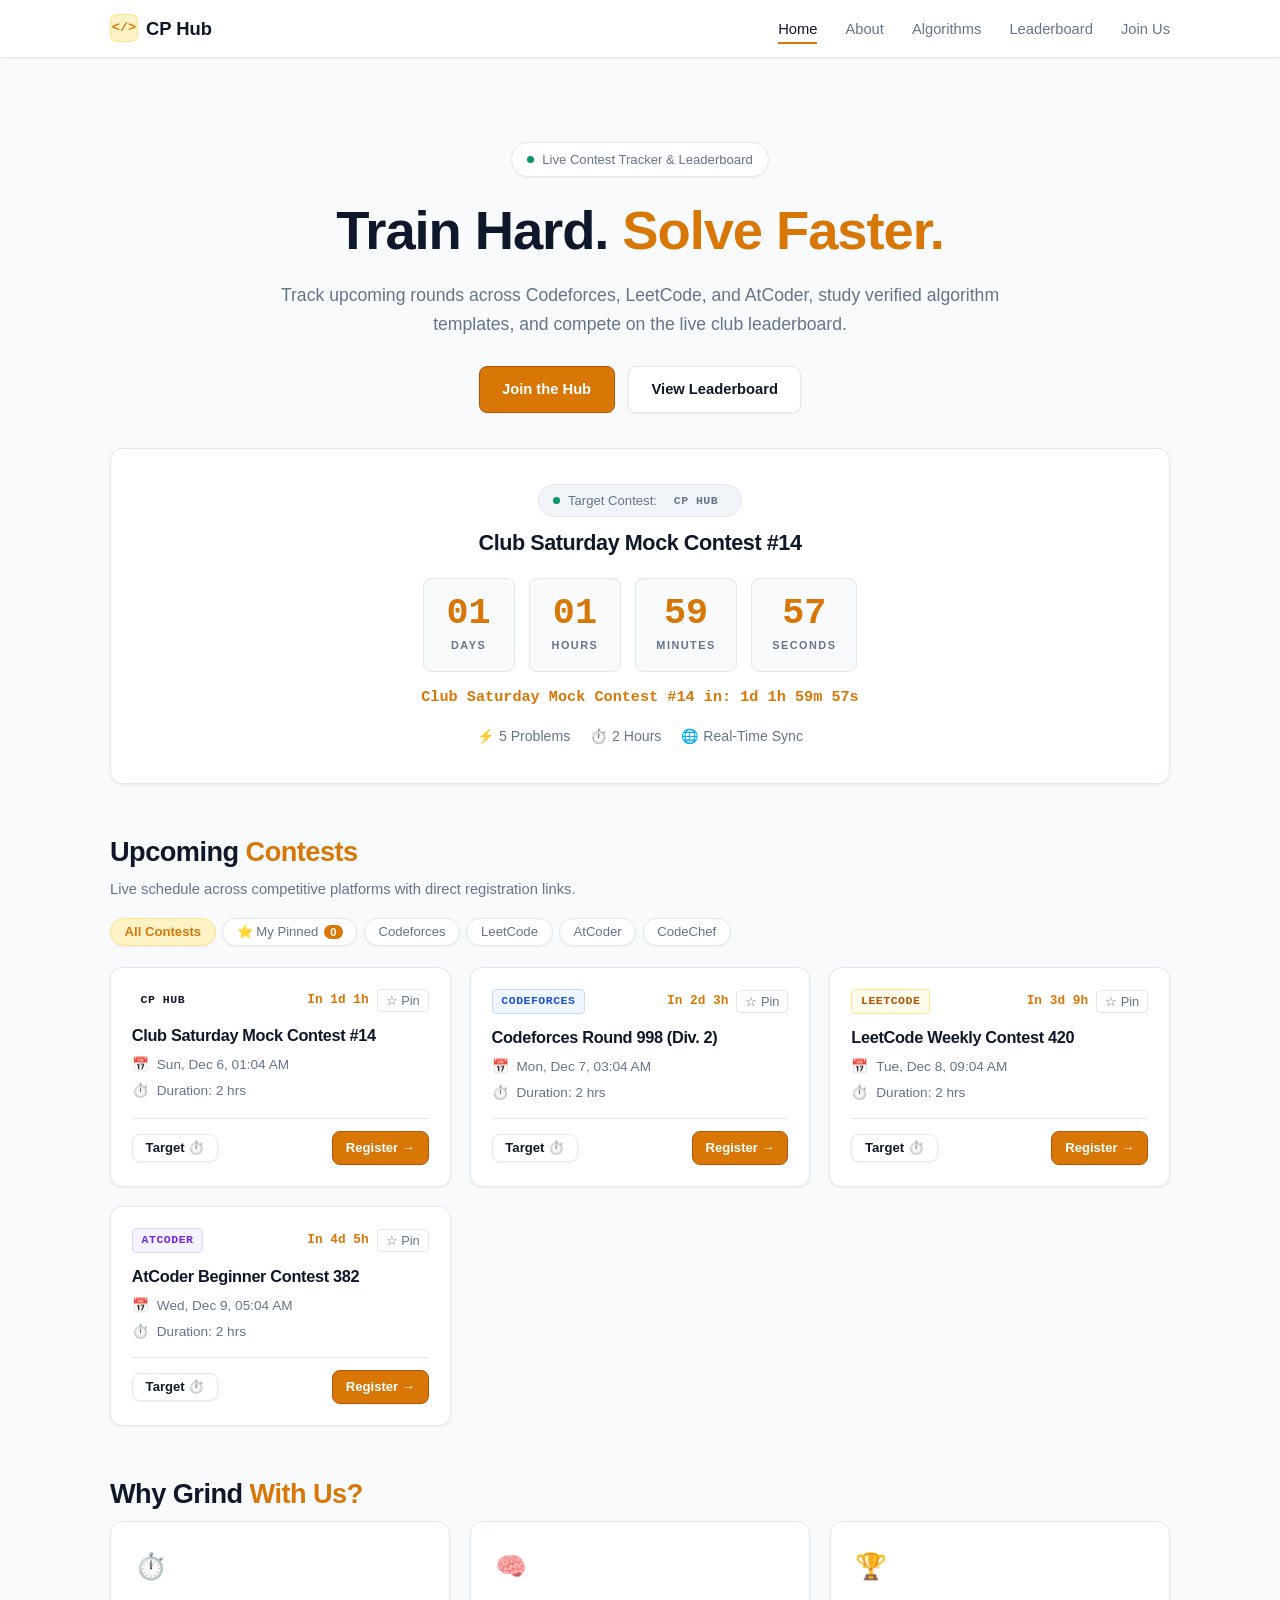
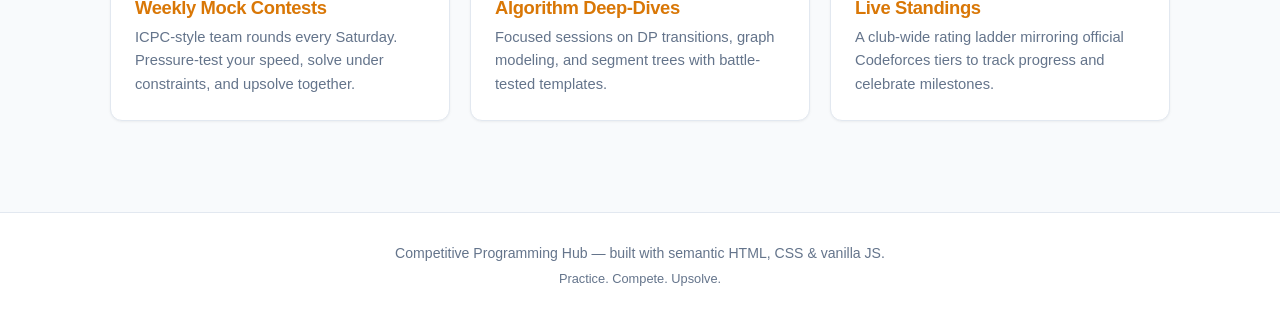
<file: index.html>
<!DOCTYPE html>

<html lang="en">
<head>
  <meta charset="UTF-8">
  <meta name="viewport" content="width=device-width, initial-scale=1.0">
  <title>Home | Competitive Programming Hub</title>
  <link rel="stylesheet" href="css/styles.css">
</head>
<body>

  
  <header>
    <nav class="navbar" aria-label="Main navigation">
      <a href="index.html" class="logo">
        <span class="logo-icon">&lt;/&gt;</span>
        <span>CP Hub</span>
      </a>

      <button class="hamburger" aria-label="Toggle navigation menu" aria-expanded="false">
        <span></span><span></span><span></span>
      </button>

      <ul class="nav-links">
        <li><a href="index.html" class="active">Home</a></li>
        <li><a href="about.html">About</a></li>
        <li><a href="algorithms.html">Algorithms</a></li>
        <li><a href="leaderboard.html">Leaderboard</a></li>
        <li><a href="join.html">Join Us</a></li>
      </ul>
    </nav>
  </header>

  
  <main>
    
    <section class="hero">
      <div class="hero-badge">
        <span class="pulse-dot"></span>
        <span>Live Contest Tracker &amp; Leaderboard</span>
      </div>

      <h1>Train Hard. <span class="accent">Solve Faster.</span></h1>
      <p class="subtitle">
        Track upcoming rounds across Codeforces, LeetCode, and AtCoder, study verified algorithm templates, and compete on the live club leaderboard.
      </p>

      <div class="hero-actions">
        <a href="join.html" class="btn btn-primary">Join the Hub</a>
        <a href="leaderboard.html" class="btn btn-outline">View Leaderboard</a>
      </div>
    </section>

    
    <section class="countdown-section" aria-label="Next upcoming contest countdown">
      <div class="countdown-panel">
        <div class="target-badge">
          <span class="pulse-dot"></span>
          <span>Target Contest:</span>
          <span class="platform-badge badge-codeforces" id="target-contest-platform">Codeforces</span>
        </div>

        <h2 class="contest-title-active" id="target-contest-name">Next Upcoming Contest</h2>

        <!-- Four-box precision countdown: Days, Hours, Minutes, Seconds -->
        <div class="countdown">
          <div class="count-box">
            <span class="value" id="count-days">00</span>
            <span class="label">Days</span>
          </div>
          <div class="count-box">
            <span class="value" id="count-hours">00</span>
            <span class="label">Hours</span>
          </div>
          <div class="count-box">
            <span class="value" id="count-minutes">00</span>
            <span class="label">Minutes</span>
          </div>
          <div class="count-box">
            <span class="value" id="count-seconds">00</span>
            <span class="label">Seconds</span>
          </div>
        </div>

        <div id="timerDisplay" style="font-family: var(--font-mono); color: var(--accent-orange); margin-top: 0.6rem; font-size: 0.95rem; font-weight: 600;">
          Connecting to live contest schedule...
        </div>

        <div class="timer-detail-bar">
          <span>⚡ 5 Problems</span>
          <span>⏱️ 2 Hours</span>
          <span>🌐 Real-Time Sync</span>
        </div>
      </div>
    </section>

    
    <section class="kontest-radar-section" aria-label="Realtime contest schedule">
      <div class="section-header-row">
        <div>
          <h2>Upcoming <span class="accent">Contests</span></h2>
          <p style="color: var(--text-muted); font-size: 0.92rem;">
            Live schedule across competitive platforms with direct registration links.
          </p>
        </div>

        <!-- Filter pills -->
        <div class="filter-pills">
          <button class="filter-btn active" data-platform="ALL">All Contests</button>
          <button class="filter-btn" data-platform="MY_PINNED">
            ⭐ My Pinned <span id="pinned-count-badge" class="filter-badge">0</span>
          </button>
          <button class="filter-btn" data-platform="Codeforces">Codeforces</button>
          <button class="filter-btn" data-platform="LeetCode">LeetCode</button>
          <button class="filter-btn" data-platform="AtCoder">AtCoder</button>
          <button class="filter-btn" data-platform="CodeChef">CodeChef</button>
        </div>
      </div>

      <div class="contest-grid" id="contestRadarGrid">
        <!-- Javascript populates live contest cards here -->
      </div>
    </section>

    
    <section aria-label="Why join">
      <h2>Why Grind <span class="accent">With Us?</span></h2>
      <div class="grid">
        <article class="card">
          <div class="icon">⏱️</div>
          <h3>Weekly Mock Contests</h3>
          <p>ICPC-style team rounds every Saturday. Pressure-test your speed, solve under constraints, and upsolve together.</p>
        </article>
        <article class="card">
          <div class="icon">🧠</div>
          <h3>Algorithm Deep-Dives</h3>
          <p>Focused sessions on DP transitions, graph modeling, and segment trees with battle-tested templates.</p>
        </article>
        <article class="card">
          <div class="icon">🏆</div>
          <h3>Live Standings</h3>
          <p>A club-wide rating ladder mirroring official Codeforces tiers to track progress and celebrate milestones.</p>
        </article>
      </div>
    </section>

  </main>

  
  <footer>
    <p>Competitive Programming Hub — built with semantic HTML, CSS &amp; vanilla JS.</p>
    <p style="color: var(--text-muted); font-size: 0.8rem;">Practice. Compete. Upsolve.</p>
  </footer>

  <script src="js/script.js"></script>
</body>
</html>
</file>
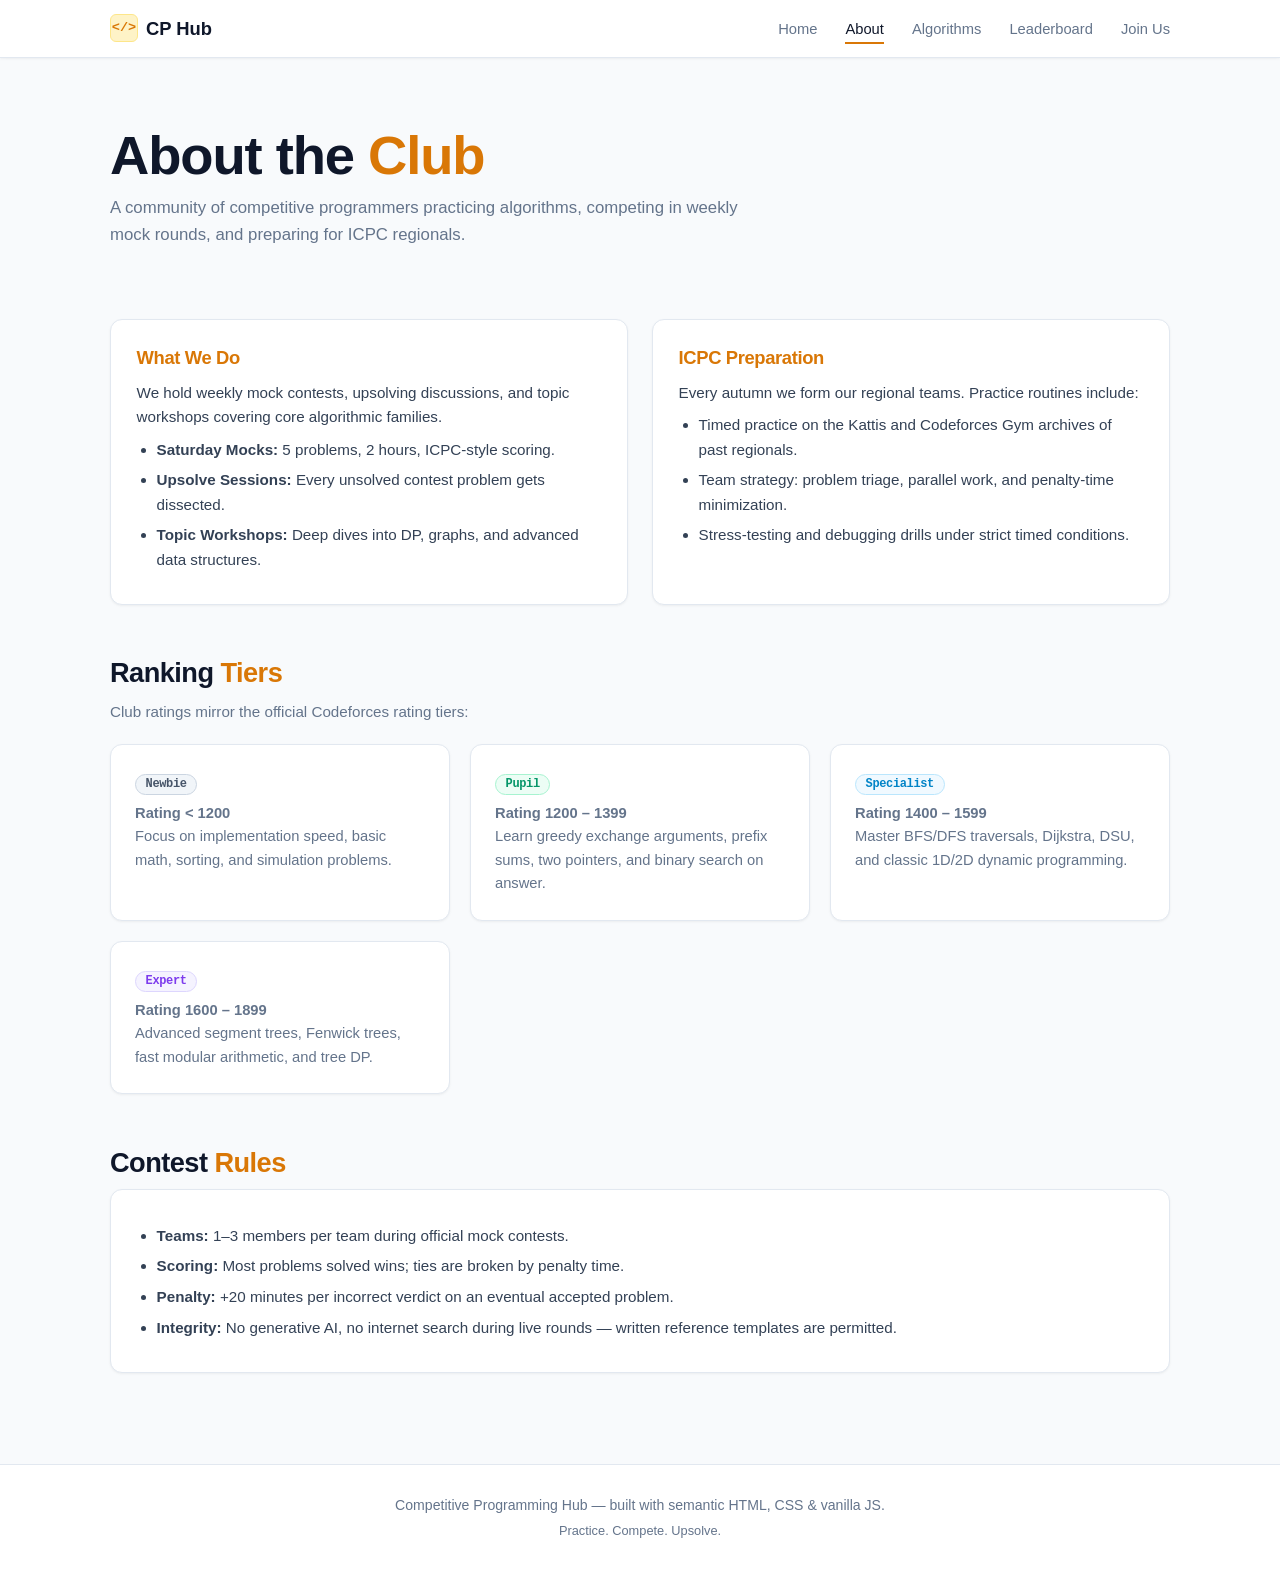
<file: about.html>
<!DOCTYPE html>

<html lang="en">
<head>
  <meta charset="UTF-8">
  <meta name="viewport" content="width=device-width, initial-scale=1.0">
  <title>About | Competitive Programming Hub</title>
  <link rel="stylesheet" href="css/styles.css">
</head>
<body>

  
  <header>
    <nav class="navbar" aria-label="Main navigation">
      <a href="index.html" class="logo">
        <span class="logo-icon">&lt;/&gt;</span>
        <span>CP Hub</span>
      </a>

      <button class="hamburger" aria-label="Toggle navigation menu" aria-expanded="false">
        <span></span><span></span><span></span>
      </button>

      <ul class="nav-links">
        <li><a href="index.html">Home</a></li>
        <li><a href="about.html" class="active">About</a></li>
        <li><a href="algorithms.html">Algorithms</a></li>
        <li><a href="leaderboard.html">Leaderboard</a></li>
        <li><a href="join.html">Join Us</a></li>
      </ul>
    </nav>
  </header>

  
  <main>
    <section class="page-intro">
      <h1>About the <span class="accent">Club</span></h1>
      <p class="lead">
        A community of competitive programmers practicing algorithms, competing in weekly mock rounds, and preparing for ICPC regionals.
      </p>
    </section>

    
    <section aria-label="Our mission">
      <div class="split">
        <div class="panel">
          <h3>What We Do</h3>
          <p>We hold weekly mock contests, upsolving discussions, and topic workshops covering core algorithmic families.</p>
          <ul>
            <li><strong>Saturday Mocks:</strong> 5 problems, 2 hours, ICPC-style scoring.</li>
            <li><strong>Upsolve Sessions:</strong> Every unsolved contest problem gets dissected.</li>
            <li><strong>Topic Workshops:</strong> Deep dives into DP, graphs, and advanced data structures.</li>
          </ul>
        </div>
        <div class="panel">
          <h3>ICPC Preparation</h3>
          <p>Every autumn we form our regional teams. Practice routines include:</p>
          <ul>
            <li>Timed practice on the Kattis and Codeforces Gym archives of past regionals.</li>
            <li>Team strategy: problem triage, parallel work, and penalty-time minimization.</li>
            <li>Stress-testing and debugging drills under strict timed conditions.</li>
          </ul>
        </div>
      </div>
    </section>

    
    <section aria-label="Ranking tiers">
      <h2>Ranking <span class="accent">Tiers</span></h2>
      <p style="color: var(--text-muted); margin-bottom: 1.25rem; font-size: 0.95rem;">
        Club ratings mirror the official Codeforces rating tiers:
      </p>
      <div class="grid">
        <article class="card">
          <h3><span class="rank rank-newbie">Newbie</span></h3>
          <p><strong>Rating &lt; 1200</strong></p>
          <p>Focus on implementation speed, basic math, sorting, and simulation problems.</p>
        </article>
        <article class="card">
          <h3><span class="rank rank-pupil">Pupil</span></h3>
          <p><strong>Rating 1200 – 1399</strong></p>
          <p>Learn greedy exchange arguments, prefix sums, two pointers, and binary search on answer.</p>
        </article>
        <article class="card">
          <h3><span class="rank rank-specialist">Specialist</span></h3>
          <p><strong>Rating 1400 – 1599</strong></p>
          <p>Master BFS/DFS traversals, Dijkstra, DSU, and classic 1D/2D dynamic programming.</p>
        </article>
        <article class="card">
          <h3><span class="rank rank-expert">Expert</span></h3>
          <p><strong>Rating 1600 – 1899</strong></p>
          <p>Advanced segment trees, Fenwick trees, fast modular arithmetic, and tree DP.</p>
        </article>
      </div>
    </section>

    
    <section aria-label="Contest rules">
      <h2>Contest <span class="accent">Rules</span></h2>
      <div class="panel">
        <ul>
          <li><strong>Teams:</strong> 1–3 members per team during official mock contests.</li>
          <li><strong>Scoring:</strong> Most problems solved wins; ties are broken by penalty time.</li>
          <li><strong>Penalty:</strong> +20 minutes per incorrect verdict on an eventual accepted problem.</li>
          <li><strong>Integrity:</strong> No generative AI, no internet search during live rounds — written reference templates are permitted.</li>
        </ul>
      </div>
    </section>

  </main>

  
  <footer>
    <p>Competitive Programming Hub — built with semantic HTML, CSS &amp; vanilla JS.</p>
    <p style="color: var(--text-muted); font-size: 0.8rem;">Practice. Compete. Upsolve.</p>
  </footer>

  <script src="js/script.js"></script>
</body>
</html>
</file>
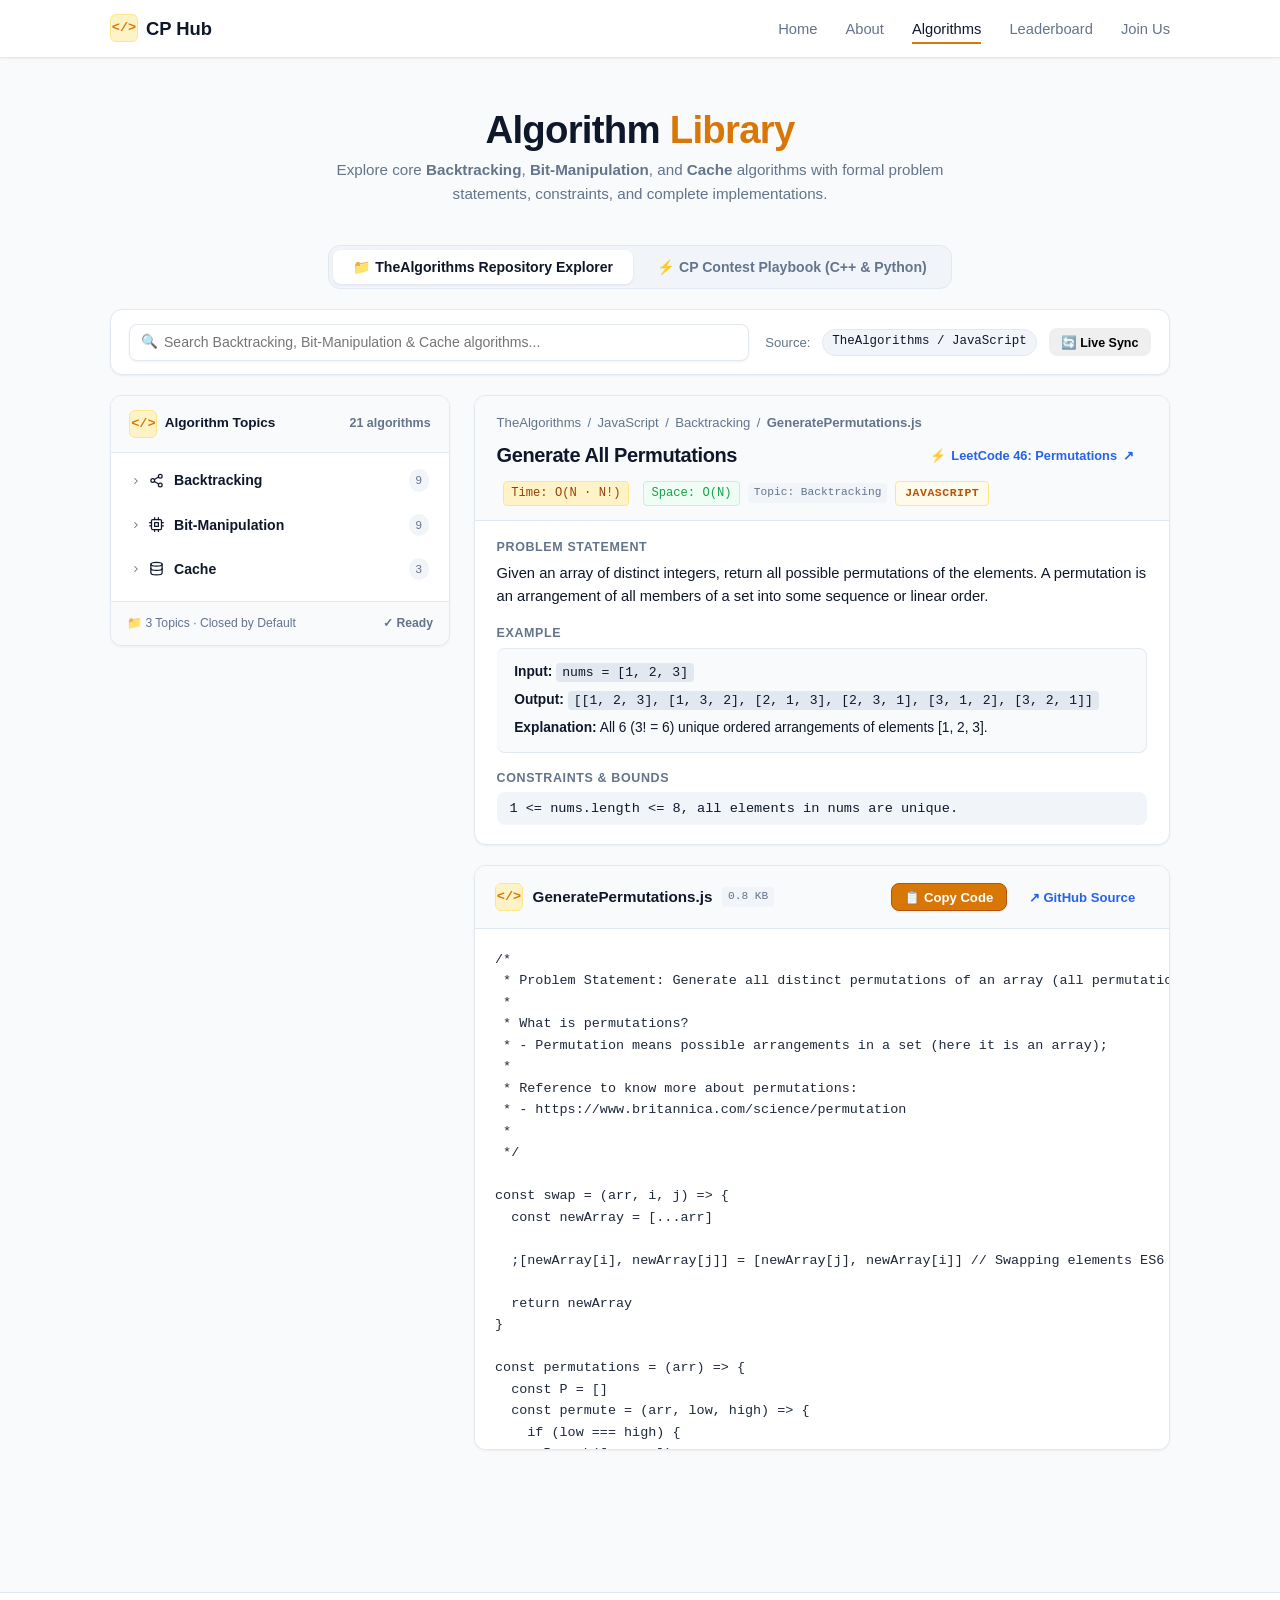
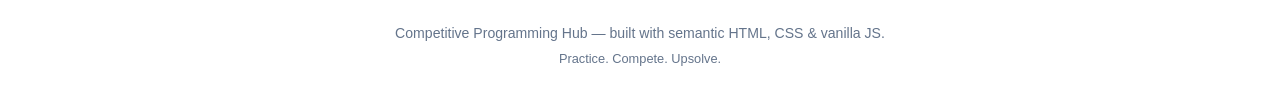
<file: algorithms.html>
<!DOCTYPE html>

<html lang="en">
<head>
  <meta charset="UTF-8">
  <meta name="viewport" content="width=device-width, initial-scale=1.0">
  <title>Algorithms | Competitive Programming Hub</title>
  <link rel="stylesheet" href="css/styles.css">
</head>
<body>

  
  <header>
    <nav class="navbar" aria-label="Main navigation">
      <a href="index.html" class="logo">
        <span class="logo-icon">&lt;/&gt;</span>
        <span>CP Hub</span>
      </a>

      <button class="hamburger" aria-label="Toggle navigation menu" aria-expanded="false">
        <span></span><span></span><span></span>
      </button>

      <ul class="nav-links">
        <li><a href="index.html">Home</a></li>
        <li><a href="about.html">About</a></li>
        <li><a href="algorithms.html" class="active">Algorithms</a></li>
        <li><a href="leaderboard.html">Leaderboard</a></li>
        <li><a href="join.html">Join Us</a></li>
      </ul>
    </nav>
  </header>

  
  <main>
    <section class="page-intro" style="text-align: center; margin-bottom: 1.25rem; padding-top: 0.5rem;">
      <h1 style="font-size: clamp(1.8rem, 3.5vw, 2.4rem); margin-bottom: 0.25rem;">Algorithm <span class="accent">Library</span></h1>
      <p class="lead" style="margin: 0 auto; font-size: 0.95rem; max-width: 680px; color: var(--text-muted);">
        Explore core <strong>Backtracking</strong>, <strong>Bit-Manipulation</strong>, and <strong>Cache</strong> algorithms with formal problem statements, constraints, and complete implementations.
      </p>
    </section>

    
    <div class="algo-mode-container" style="margin-bottom: 1.25rem;">
      <div class="algo-mode-tabs" role="tablist">
        <button class="algo-mode-tab active" data-mode="explorer" role="tab" aria-selected="true">
          📁 TheAlgorithms Repository Explorer
        </button>
        <button class="algo-mode-tab" data-mode="playbook" role="tab" aria-selected="false">
          ⚡ CP Contest Playbook (C++ &amp; Python)
        </button>
      </div>
    </div>

    
    <section id="algo-explorer-view" aria-label="TheAlgorithms Repository Explorer">
      <div class="explorer-toolbar">
        <div class="explorer-search-wrapper">
          <span class="search-icon">🔍</span>
          <input type="text" id="algo-search-input" class="search-input" placeholder="Search Backtracking, Bit-Manipulation &amp; Cache algorithms...">
        </div>

        <div style="display: flex; align-items: center; gap: 0.75rem; flex-wrap: wrap;">
          <span style="font-size: 0.82rem; color: var(--text-muted);">Source:</span>
          <a href="https://github.com/TheAlgorithms/JavaScript" target="_blank" rel="noopener noreferrer" class="chip-btn" style="background: #f1f5f9; color: var(--text-primary); text-decoration: none;">
            TheAlgorithms / JavaScript
          </a>
          <button id="refresh-repo-btn" class="btn btn-secondary btn-sm" style="font-size: 0.78rem; padding: 0.35rem 0.7rem;" title="Fetch live updates from GitHub API">
            🔄 Live Sync
          </button>
        </div>
      </div>

      <div class="explorer-layout">
        <!-- Folder Tree Side Panel -->
        <aside class="repo-tree-card" aria-label="Algorithm folders">
          <div class="repo-tree-header">
            <span><span class="logo-icon" style="font-size: 0.85rem; margin-right: 4px;">&lt;/&gt;</span> Algorithm Topics</span>
            <span id="algo-total-count" style="color: var(--text-muted); font-size: 0.78rem;">21 algorithms</span>
          </div>
          <div class="repo-tree-body" id="repo-tree-container">
            <div style="padding: 1.5rem; text-align: center; color: var(--text-muted);">
              <span class="pulse-dot" style="margin-right: 6px;"></span> Loading algorithms...
            </div>
          </div>
          <div class="repo-tree-footer" style="padding: 0.75rem 1rem; background: #f8fafc; border-top: 1px solid var(--border); font-size: 0.76rem; color: var(--text-muted); display: flex; align-items: center; justify-content: space-between;">
            <span>📁 3 Topics · Closed by Default</span>
            <span style="color: var(--primary-accent); font-weight: 600;">✓ Ready</span>
          </div>
        </aside>

        <!-- Main Explorer Content Area: Problem Statement Card + Code Solution Card -->
        <div class="explorer-main-content">
          <!-- 1. Problem Statement Card -->
          <article class="problem-card" aria-label="Problem Statement &amp; Overview">
            <div class="problem-card-header">
              <div class="code-viewer-breadcrumbs" id="viewer-breadcrumbs">
                <span>TheAlgorithms</span> / <span>JavaScript</span> / <span id="viewer-category">Backtracking</span> / <strong id="viewer-filename">GeneratePermutations.js</strong>
              </div>
              <div class="problem-title-row">
                <h2 class="problem-title" id="viewer-title">Generate All Permutations</h2>
                <a id="practice-problem-btn" href="https://leetcode.com/problems/permutations/" target="_blank" rel="noopener noreferrer" class="btn btn-secondary btn-sm" style="font-size: 0.8rem; gap: 0.35rem; display: inline-flex; align-items: center;">
                  ⚡ <span id="practice-label">Practice on LeetCode</span> ↗
                </a>
              </div>
              <div class="problem-meta-row" id="viewer-meta">
                <span class="complexity-tag" id="viewer-complexity">Time: O(N · N!)</span>
                <span class="complexity-tag" id="viewer-space-complexity" style="background:#f0fdf4; color:#16a34a; border: 1px solid #bbf7d0;">Space: O(N)</span>
                <span class="tree-file-tag" id="viewer-topic-tag">Topic: Backtracking</span>
                <span class="platform-badge badge-leetcode" id="viewer-lang">JavaScript</span>
              </div>
            </div>

            <div class="problem-card-body">
              <div class="problem-section">
                <h3 class="problem-section-title">Problem Statement</h3>
                <p id="problem-statement-text" class="problem-text">
                  Given an array of distinct integers, return all possible permutations of the elements. A permutation is an arrangement of all members of a set into some sequence or linear order.
                </p>
              </div>

              <div class="problem-section" id="problem-example-section">
                <h3 class="problem-section-title">Example</h3>
                <div class="problem-example-box">
                  <div class="example-row"><strong>Input:</strong> <code id="example-input">nums = [1, 2, 3]</code></div>
                  <div class="example-row"><strong>Output:</strong> <code id="example-output">[[1, 2, 3], [1, 3, 2], [2, 1, 3], [2, 3, 1], [3, 1, 2], [3, 2, 1]]</code></div>
                  <div class="example-row" id="example-explanation-row"><strong>Explanation:</strong> <span id="example-explanation">All 6 (3! = 6) unique ordered arrangements of elements [1, 2, 3].</span></div>
                </div>
              </div>

              <div class="problem-section" id="problem-constraints-section">
                <h3 class="problem-section-title">Constraints &amp; Bounds</h3>
                <p id="problem-constraints-text" class="problem-constraints">1 &le; nums.length &le; 8, all elements in nums are unique.</p>
              </div>
            </div>
          </article>

          <!-- 2. Implementation Code Card -->
          <section class="code-viewer-card" aria-label="Code viewer">
            <div class="code-viewer-header">
              <div style="display: flex; align-items: center; gap: 0.6rem; flex-wrap: wrap;">
                <span class="logo-icon" style="font-size: 0.85rem;">&lt;/&gt;</span>
                <strong id="viewer-code-filename" style="font-size: 0.95rem; color: var(--text-primary);">GeneratePermutations.js</strong>
                <span class="tree-file-tag" id="viewer-size">0.8 KB</span>
              </div>
              <div class="code-viewer-actions">
                <button id="copy-algo-code-btn" class="btn btn-primary btn-sm">
                  📋 Copy Code
                </button>
                <a id="github-file-link" href="https://github.com/TheAlgorithms/JavaScript/blob/master/Backtracking/GeneratePermutations.js" target="_blank" rel="noopener noreferrer" class="btn btn-secondary btn-sm">
                  ↗ GitHub Source
                </a>
              </div>
            </div>
            <div class="code-viewer-body">
              <pre><code id="algo-code-content">// Select an algorithm from the folder tree on the left to view its implementation.</code></pre>
            </div>
          </section>
        </div>
      </div>
    </section>

    
    <section id="algo-playbook-view" style="display: none;" aria-label="Curated contest playbook">
      <div class="accordion">

        <!-- Topic 1: Dynamic Programming -->
        <div class="accordion-item">
          <button class="accordion-btn">Dynamic Programming (0/1 Knapsack &amp; LIS)</button>
          <div class="accordion-panel">
            <div class="accordion-content">
              <p>Turns exponential search into polynomial solutions by memoizing answers to overlapping subproblems.</p>
              <ul>
                <li><strong>Classic Patterns:</strong> 0/1 Knapsack, Longest Increasing Subsequence (LIS), Coin Change. <span class="complexity-tag">O(N·W) / O(N log N)</span></li>
                <li><strong>State Design:</strong> Define <code>dp[w]</code> = maximum value achievable with capacity $w$.</li>
              </ul>

              <div class="code-container">
                <div class="code-header">
                  <div class="code-lang-tabs">
                    <button class="code-tab-btn active" data-lang="cpp">C++</button>
                    <button class="code-tab-btn" data-lang="py">Python</button>
                  </div>
                  <button class="copy-code-btn">Copy Code</button>
                </div>
                <pre class="code-block" data-lang="cpp" style="display: block;"><code>// 0/1 Knapsack in O(N*W) time and O(W) space
int knapsack(int W, const vector&lt;int&gt;&amp; wt, const vector&lt;int&gt;&amp; val) {
    vector&lt;int&gt; dp(W + 1, 0);
    for (size_t i = 0; i &lt; wt.size(); i++) {
        for (int w = W; w &gt;= wt[i]; w--) {
            dp[w] = max(dp[w], dp[w - wt[i]] + val[i]);
        }
    }
    return dp[W];
}</code></pre>
                <pre class="code-block" data-lang="py" style="display: none;"><code># 0/1 Knapsack in O(N*W) time and O(W) space
def knapsack(W, wt, val):
    dp = [0] * (W + 1)
    for w_i, v_i in zip(wt, val):
        for w in range(W, w_i - 1, -1):
            dp[w] = max(dp[w], dp[w - w_i] + v_i)
    return dp[W]</code></pre>
              </div>

              <div class="practice-links">
                <span style="color: var(--text-muted);">Practice:</span>
                <a href="https://cses.fi/problemset/task/1158" target="_blank" rel="noopener noreferrer">CSES Book Shop</a> ·
                <a href="https://atcoder.jp/contests/dp/tasks/dp_d" target="_blank" rel="noopener noreferrer">AtCoder DP Task D</a>
              </div>
            </div>
          </div>
        </div>

        <!-- Topic 2: Graph Theory -->
        <div class="accordion-item">
          <button class="accordion-btn">Graph Theory (Dijkstra &amp; DSU)</button>
          <div class="accordion-panel">
            <div class="accordion-content">
              <p>Modeling problem constraints as nodes and edges is standard in contest problems.</p>
              <ul>
                <li><strong>Shortest Paths:</strong> Dijkstra's with priority queue <span class="complexity-tag">O((V + E) log V)</span>.</li>
                <li><strong>Disjoint Set Union (DSU):</strong> Near-constant time connectivity with union by size &amp; path compression <span class="complexity-tag">O(α(V))</span>.</li>
              </ul>

              <div class="code-container">
                <div class="code-header">
                  <div class="code-lang-tabs">
                    <button class="code-tab-btn active" data-lang="cpp">C++</button>
                    <button class="code-tab-btn" data-lang="py">Python</button>
                  </div>
                  <button class="copy-code-btn">Copy Code</button>
                </div>
                <pre class="code-block" data-lang="cpp" style="display: block;"><code>struct DSU {
    vector&lt;int&gt; parent, sz;
    DSU(int n) : parent(n), sz(n, 1) {
        iota(parent.begin(), parent.end(), 0);
    }
    int find(int i) {
        return (parent[i] == i) ? i : (parent[i] = find(parent[i]));
    }
    bool unite(int i, int j) {
        int root_i = find(i), root_j = find(j);
        if (root_i == root_j) return false;
        if (sz[root_i] &lt; sz[root_j]) swap(root_i, root_j);
        parent[root_j] = root_i;
        sz[root_i] += sz[root_j];
        return true;
    }
};</code></pre>
                <pre class="code-block" data-lang="py" style="display: none;"><code>class DSU:
    def __init__(self, n):
        self.parent = list(range(n))
        self.size = [1] * n

    def find(self, i):
        if self.parent[i] == i:
            return i
        self.parent[i] = self.find(self.parent[i])
        return self.parent[i]

    def unite(self, i, j):
        root_i, root_j = self.find(i), self.find(j)
        if root_i == root_j:
            return False
        if self.size[root_i] < self.size[root_j]:
            root_i, root_j = root_j, root_i
        self.parent[root_j] = root_i
        self.size[root_i] += self.size[root_j]
        return True</code></pre>
              </div>

              <div class="practice-links">
                <span style="color: var(--text-muted);">Practice:</span>
                <a href="https://cses.fi/problemset/task/1671" target="_blank" rel="noopener noreferrer">CSES Shortest Routes I</a> ·
                <a href="https://cses.fi/problemset/task/1676" target="_blank" rel="noopener noreferrer">CSES Road Construction</a>
              </div>
            </div>
          </div>
        </div>

        <!-- Topic 3: Data Structures -->
        <div class="accordion-item">
          <button class="accordion-btn">Data Structures (Binary Indexed Tree / Fenwick)</button>
          <div class="accordion-panel">
            <div class="accordion-content">
              <p>Dynamic range sums and point updates with optimal memory locality and no pointer overhead.</p>
              <ul>
                <li><strong>Complexity:</strong> $O(\log N)$ for updates and prefix queries, $O(N)$ space <span class="complexity-tag">O(log N)</span>.</li>
                <li><strong>Bit Manipulation:</strong> <code>i += (i &amp; -i)</code> jumps to the next responsible node.</li>
              </ul>

              <div class="code-container">
                <div class="code-header">
                  <div class="code-lang-tabs">
                    <button class="code-tab-btn active" data-lang="cpp">C++</button>
                    <button class="code-tab-btn" data-lang="py">Python</button>
                  </div>
                  <button class="copy-code-btn">Copy Code</button>
                </div>
                <pre class="code-block" data-lang="cpp" style="display: block;"><code>struct Fenwick {
    int n;
    vector&lt;long long&gt; tree;
    Fenwick(int n) : n(n), tree(n + 1, 0) {}
    void add(int i, long long delta) {
        for (; i &lt;= n; i += i &amp; -i) tree[i] += delta;
    }
    long long query(int i) {
        long long sum = 0;
        for (; i &gt; 0; i -= i &amp; -i) sum += tree[i];
        return sum;
    }
    long long queryRange(int l, int r) { return query(r) - query(l - 1); }
};</code></pre>
                <pre class="code-block" data-lang="py" style="display: none;"><code>class Fenwick:
    def __init__(self, n):
        self.n = n
        self.tree = [0] * (n + 1)

    def add(self, i, delta):
        while i <= self.n:
            self.tree[i] += delta
            i += i & -i

    def query(self, i):
        s = 0
        while i > 0:
            s += self.tree[i]
            i -= i & -i
        return s

    def query_range(self, l, r):
        return self.query(r) - self.query(l - 1)</code></pre>
              </div>

              <div class="practice-links">
                <span style="color: var(--text-muted);">Practice:</span>
                <a href="https://cses.fi/problemset/task/1648" target="_blank" rel="noopener noreferrer">CSES Dynamic Range Sum Queries</a>
              </div>
            </div>
          </div>
        </div>

        <!-- Topic 4: Binary Search on Answer -->
        <div class="accordion-item">
          <button class="accordion-btn">Binary Search on Answer</button>
          <div class="accordion-panel">
            <div class="accordion-content">
              <p>When the feasibility of an answer is monotonic, binary search on the range delivers an optimal solution in $O(\log(\text{range}) \cdot T(\text{check}))$.</p>

              <div class="code-container">
                <div class="code-header">
                  <div class="code-lang-tabs">
                    <button class="code-tab-btn active" data-lang="cpp">C++</button>
                    <button class="code-tab-btn" data-lang="py">Python</button>
                  </div>
                  <button class="copy-code-btn">Copy Code</button>
                </div>
                <pre class="code-block" data-lang="cpp" style="display: block;"><code>bool check(long long mid, const vector&lt;long long&gt;&amp; a, int k) {
    // Return true if condition holds
    return true;
}

long long binarySearchAnswer(long long low, long long high, const vector&lt;long long&gt;&amp; a, int k) {
    long long ans = high;
    while (low &lt;= high) {
        long long mid = low + (high - low) / 2;
        if (check(mid, a, k)) {
            ans = mid;
            high = mid - 1; // Minimize answer
        } else {
            low = mid + 1;
        }
    }
    return ans;
}</code></pre>
                <pre class="code-block" data-lang="py" style="display: none;"><code>def check(mid, arr, k):
    return True

def binary_search_answer(low, high, arr, k):
    ans = high
    while low <= high:
        mid = (low + high) // 2
        if check(mid, arr, k):
            ans = mid
            high = mid - 1
        else:
            low = mid + 1
    return ans</code></pre>
              </div>

              <div class="practice-links">
                <span style="color: var(--text-muted);">Practice:</span>
                <a href="https://cses.fi/problemset/task/1620" target="_blank" rel="noopener noreferrer">CSES Factory Machines</a>
              </div>
            </div>
          </div>
        </div>

        <!-- Topic 5: Number Theory -->
        <div class="accordion-item">
          <button class="accordion-btn">Number Theory (Fast Modular Exponentiation)</button>
          <div class="accordion-panel">
            <div class="accordion-content">
              <p>Compute $a^b \pmod m$ in $O(\log b)$ by squaring bases, fundamental to combinatorics and cryptography.</p>

              <div class="code-container">
                <div class="code-header">
                  <div class="code-lang-tabs">
                    <button class="code-tab-btn active" data-lang="cpp">C++</button>
                    <button class="code-tab-btn" data-lang="py">Python</button>
                  </div>
                  <button class="copy-code-btn">Copy Code</button>
                </div>
                <pre class="code-block" data-lang="cpp" style="display: block;"><code>long long fastPow(long long a, long long b, long long mod = 1e9 + 7) {
    long long res = 1;
    a %= mod;
    while (b &gt; 0) {
        if (b &amp; 1) res = (res * a) % mod;
        a = (a * a) % mod;
        b &gt;&gt;= 1;
    }
    return res;
}</code></pre>
                <pre class="code-block" data-lang="py" style="display: none;"><code>def fast_pow(a, b, mod=10**9 + 7):
    return pow(a, b, mod)</code></pre>
              </div>

              <div class="practice-links">
                <span style="color: var(--text-muted);">Practice:</span>
                <a href="https://cses.fi/problemset/task/1095" target="_blank" rel="noopener noreferrer">CSES Exponentiation</a>
              </div>
            </div>
          </div>
        </div>

      </div>
    </section>

  </main>

  
  <footer>
    <p>Competitive Programming Hub — built with semantic HTML, CSS &amp; vanilla JS.</p>
    <p style="color: var(--text-muted); font-size: 0.8rem;">Practice. Compete. Upsolve.</p>
  </footer>

  <script src="data/algorithms-data.js"></script>
  <script src="js/script.js"></script>
</body>
</html>
</file>
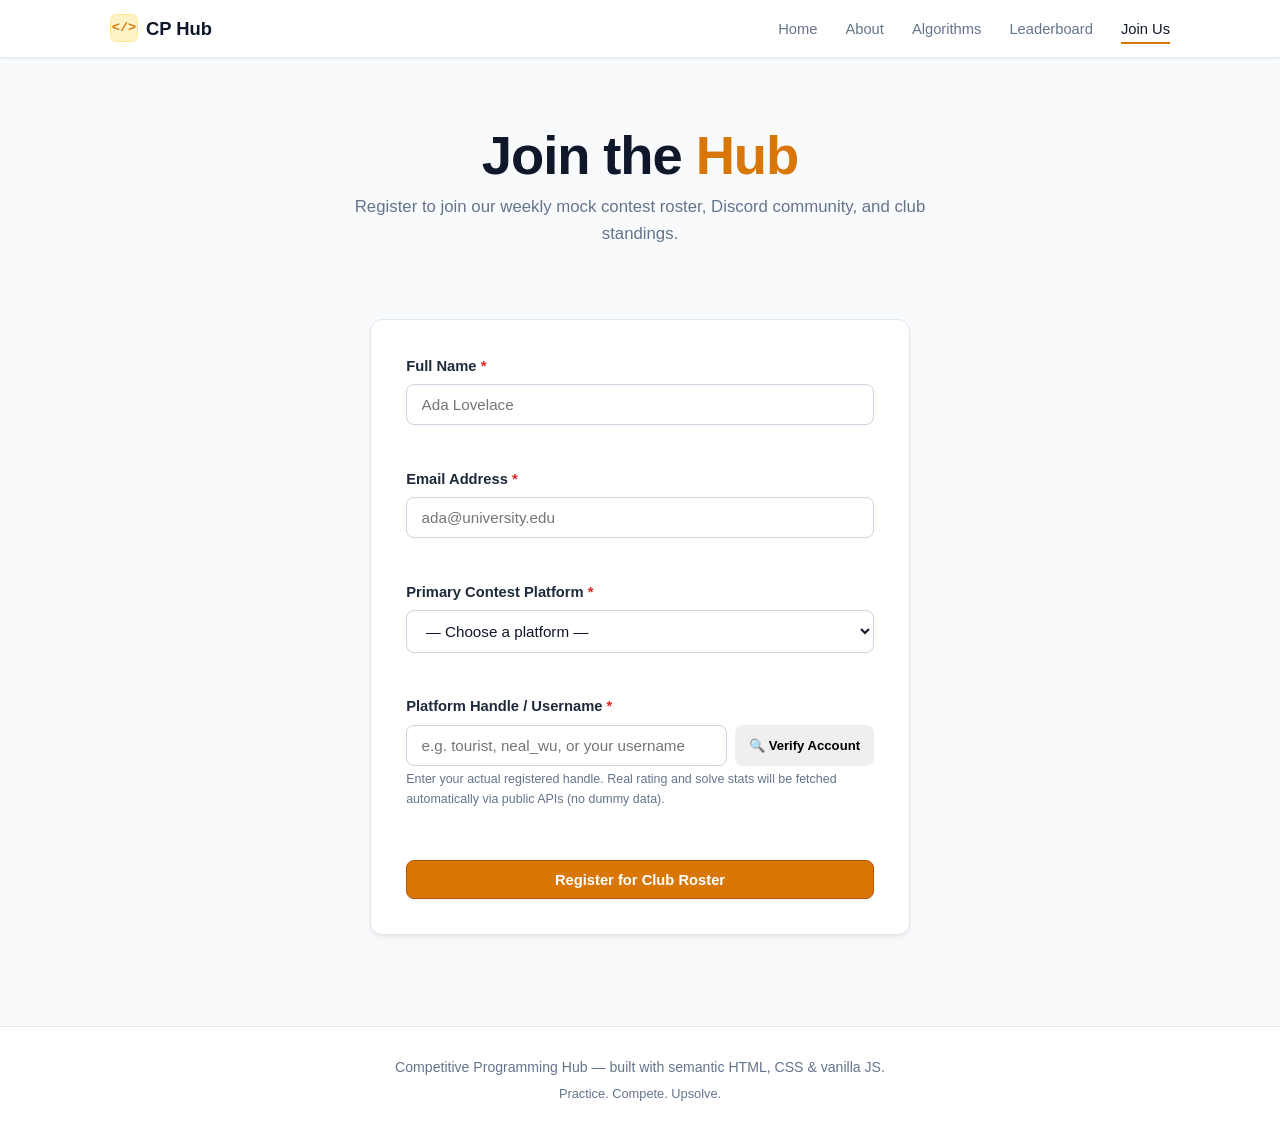
<file: join.html>
<!DOCTYPE html>

<html lang="en">
<head>
  <meta charset="UTF-8">
  <meta name="viewport" content="width=device-width, initial-scale=1.0">
  <title>Join Us | Competitive Programming Hub</title>
  <link rel="stylesheet" href="css/styles.css">
</head>
<body>

  
  <header>
    <nav class="navbar" aria-label="Main navigation">
      <a href="index.html" class="logo">
        <span class="logo-icon">&lt;/&gt;</span>
        <span>CP Hub</span>
      </a>

      <button class="hamburger" aria-label="Toggle navigation menu" aria-expanded="false">
        <span></span><span></span><span></span>
      </button>

      <ul class="nav-links">
        <li><a href="index.html">Home</a></li>
        <li><a href="about.html">About</a></li>
        <li><a href="algorithms.html">Algorithms</a></li>
        <li><a href="leaderboard.html">Leaderboard</a></li>
        <li><a href="join.html" class="active">Join Us</a></li>
      </ul>
    </nav>
  </header>

  
  <main>
    <section class="page-intro" style="text-align: center;">
      <h1>Join the <span class="accent">Hub</span></h1>
      <p class="lead" style="margin: 0.3rem auto 0;">
        Register to join our weekly mock contest roster, Discord community, and club standings.
      </p>
    </section>

    
    <section aria-label="Registration form">
      <form class="form-card" id="join-form" novalidate>
        <div class="form-success" id="form-success" style="display: none;"></div>

        <div class="form-group">
          <label for="name">Full Name <span class="required">*</span></label>
          <input type="text" id="name" name="name" placeholder="Ada Lovelace" autocomplete="name">
          <span class="error-message" id="name-error"></span>
        </div>

        <div class="form-group">
          <label for="email">Email Address <span class="required">*</span></label>
          <input type="email" id="email" name="email" placeholder="ada@university.edu" autocomplete="email">
          <span class="error-message" id="email-error"></span>
        </div>

        <div class="form-group">
          <label for="platform">Primary Contest Platform <span class="required">*</span></label>
          <select id="platform" name="platform">
            <option value="">— Choose a platform —</option>
            <option value="Codeforces">Codeforces</option>
            <option value="LeetCode">LeetCode</option>
            <option value="AtCoder">AtCoder</option>
            <option value="GitHub">GitHub</option>
          </select>
          <span class="error-message" id="platform-error"></span>
        </div>

        <div class="form-group">
          <label for="handle">Platform Handle / Username <span class="required">*</span></label>
          <div style="display: flex; gap: 0.5rem;">
            <input type="text" id="handle" name="handle" placeholder="e.g. tourist, neal_wu, or your username" style="flex: 1;">
            <button type="button" id="verify-handle-btn" class="btn btn-secondary btn-sm" style="white-space: nowrap;">
              🔍 Verify Account
            </button>
          </div>
          <div class="input-hint" id="handle-hint">Enter your actual registered handle. Real rating and solve stats will be fetched automatically via public APIs (no dummy data).</div>
          <span class="error-message" id="handle-error"></span>
          <div id="handle-verification-box" style="display: none; margin-top: 0.6rem;"></div>
        </div>

        <button type="submit" class="btn btn-primary" id="join-submit-btn" style="width: 100%; margin-top: 0.5rem;">Register for Club Roster</button>
      </form>
    </section>

  </main>

  
  <footer>
    <p>Competitive Programming Hub — built with semantic HTML, CSS &amp; vanilla JS.</p>
    <p style="color: var(--text-muted); font-size: 0.8rem;">Practice. Compete. Upsolve.</p>
  </footer>

  <script src="js/script.js"></script>
</body>
</html>
</file>
<file: css/styles.css>
/* CP Hub - Core Stylesheet */

/* --- 1. DESIGN TOKENS (LIGHT THEME) ----- --- */
:root {
  /* Clean Light Palette */
  --bg-dark:        #f8fafc;   /* Canvas background: crisp slate-50 */
  --bg-panel:       #ffffff;   /* Surface panel: clean white */
  --bg-elevated:    #f1f5f9;   /* Hover states, inputs: slate-100 */
  --bg-subtle:      #f8fafc;   /* Table headers & inner panels */
  --border:         #e2e8f0;   /* Clean slate-200 border */
  --border-focus:   #2563eb;   /* Focus outline */
  --text-primary:   #0f172a;   /* Slate-900: sharp readable black/slate */
  --text-muted:     #64748b;   /* Slate-500: secondary text */
  --text-dim:       #94a3b8;   /* Slate-400: muted hints */

  /* Modern Accents (Balanced for Light Background) */
  --accent-orange:  #d97706;   /* Amber-600 */
  --accent-blue:    #2563eb;   /* Blue-600 */
  --accent-green:   #059669;   /* Emerald-600 */
  --accent-cyan:    #0284c7;   /* Sky-600 */
  --accent-purple:  #7c3aed;   /* Violet-600 */
  --accent-red:     #dc2626;   /* Red-600 */

  --radius:         8px;       /* Consistent corner rounding */
  --radius-lg:      12px;      /* Card radius */
  --max-width:      1100px;
  --transition:     0.2s ease;
  --font-mono:      'JetBrains Mono', 'Fira Code', 'Consolas', monospace;
  --font-sans:      -apple-system, BlinkMacSystemFont, 'Segoe UI', Roboto, Helvetica, Arial, sans-serif;
  --shadow-sm:      0 1px 3px rgba(0, 0, 0, 0.04), 0 1px 2px rgba(0, 0, 0, 0.02);
  --shadow-md:      0 4px 6px -1px rgba(0, 0, 0, 0.05), 0 2px 4px -1px rgba(0, 0, 0, 0.03);
}

/* --- 2. RESET & BASE ----- --- */
*,
*::before,
*::after {
  margin: 0;
  padding: 0;
  box-sizing: border-box;
}

html {
  scroll-behavior: smooth;
}

body {
  background-color: var(--bg-dark);
  color: var(--text-primary);
  font-family: var(--font-sans);
  line-height: 1.6;
  min-height: 100vh;
  display: flex;
  flex-direction: column;
  -webkit-font-smoothing: antialiased;
}

main {
  flex: 1;
  width: 100%;
  max-width: var(--max-width);
  margin: 0 auto;
  padding: 2.5rem 1.25rem;
}

a {
  color: var(--accent-blue);
  text-decoration: none;
  transition: color var(--transition);
}
a:hover {
  color: #1d4ed8;
  text-decoration: underline;
}

h1, h2, h3, h4 {
  line-height: 1.25;
  letter-spacing: -0.02em;
  font-weight: 700;
  color: var(--text-primary);
}
h1 { font-size: clamp(2.2rem, 5vw, 3.4rem); }
h2 { font-size: 1.7rem; margin-bottom: 0.6rem; }
h3 { font-size: 1.15rem; }
.accent { color: var(--accent-orange); }

section {
  margin-bottom: 3.2rem;
}

/* --- 3. NAVIGATION BAR ----- --- */
header {
  background-color: rgba(255, 255, 255, 0.92);
  backdrop-filter: blur(12px);
  -webkit-backdrop-filter: blur(12px);
  border-bottom: 1px solid var(--border);
  position: sticky;
  top: 0;
  z-index: 1000;
  box-shadow: var(--shadow-sm);
}

.navbar {
  max-width: var(--max-width);
  margin: 0 auto;
  padding: 0.85rem 1.25rem;
  display: flex;
  align-items: center;
  justify-content: space-between;
}

.logo {
  font-size: 1.15rem;
  font-weight: 700;
  display: inline-flex;
  align-items: center;
  gap: 0.5rem;
  color: var(--text-primary);
}
.logo:hover {
  text-decoration: none;
}
.logo-icon {
  display: inline-flex;
  align-items: center;
  justify-content: center;
  width: 28px;
  height: 28px;
  background: #fef3c7;
  border: 1px solid #fde68a;
  border-radius: 6px;
  color: var(--accent-orange);
  font-family: var(--font-mono);
  font-size: 0.85rem;
  font-weight: 700;
}

.nav-links {
  display: flex;
  list-style: none;
  gap: 1.75rem;
  align-items: center;
}

.nav-links a {
  color: var(--text-muted);
  font-weight: 500;
  font-size: 0.92rem;
  padding: 0.35rem 0;
  border-bottom: 2px solid transparent;
  transition: all var(--transition);
}

.nav-links a:hover,
.nav-links a.active {
  color: var(--text-primary);
  text-decoration: none;
  border-bottom-color: var(--accent-orange);
}

/* Mobile Hamburger */
.hamburger {
  display: none;
  flex-direction: column;
  justify-content: center;
  gap: 5px;
  width: 36px;
  height: 36px;
  background: var(--bg-panel);
  border: 1px solid var(--border);
  border-radius: var(--radius);
  cursor: pointer;
  padding: 7px;
}

.hamburger span {
  display: block;
  width: 100%;
  height: 2px;
  background: var(--text-primary);
  transition: transform var(--transition), opacity var(--transition);
}

.hamburger.open span:nth-child(1) { transform: translateY(7px) rotate(45deg); }
.hamburger.open span:nth-child(2) { opacity: 0; }
.hamburger.open span:nth-child(3) { transform: translateY(-7px) rotate(-45deg); }

/* --- 4. HERO SECTION ----- --- */
.hero {
  text-align: center;
  padding: 2.8rem 1rem 2.2rem;
  max-width: 780px;
  margin: 0 auto;
}

.hero-badge {
  display: inline-flex;
  align-items: center;
  gap: 0.5rem;
  font-size: 0.82rem;
  font-weight: 500;
  color: var(--text-muted);
  background: var(--bg-panel);
  border: 1px solid var(--border);
  border-radius: 999px;
  padding: 0.35rem 0.95rem;
  margin-bottom: 1.3rem;
  box-shadow: var(--shadow-sm);
}

.pulse-dot {
  width: 7px;
  height: 7px;
  border-radius: 50%;
  background: var(--accent-green);
  box-shadow: 0 0 0 rgba(5, 150, 105, 0.4);
  animation: pulse 2s infinite;
}

@keyframes pulse {
  0% { box-shadow: 0 0 0 0 rgba(5, 150, 105, 0.5); }
  70% { box-shadow: 0 0 0 6px rgba(5, 150, 105, 0); }
  100% { box-shadow: 0 0 0 0 rgba(5, 150, 105, 0); }
}

.hero p.subtitle {
  color: var(--text-muted);
  font-size: 1.1rem;
  margin: 1rem auto 1.8rem;
  line-height: 1.6;
}

.hero-actions {
  display: flex;
  justify-content: center;
  gap: 0.85rem;
  flex-wrap: wrap;
}

/* --- 5. BUTTONS ----- --- */
.btn {
  display: inline-flex;
  align-items: center;
  justify-content: center;
  gap: 0.45rem;
  padding: 0.65rem 1.4rem;
  border-radius: var(--radius);
  font-weight: 600;
  font-size: 0.92rem;
  cursor: pointer;
  border: 1px solid transparent;
  transition: all var(--transition);
}

.btn-primary {
  background: var(--accent-orange);
  color: #ffffff;
  border-color: #b45309;
  box-shadow: 0 1px 2px rgba(0, 0, 0, 0.05);
}
.btn-primary:hover {
  background: #b45309;
  color: #ffffff;
  text-decoration: none;
  transform: translateY(-1px);
}

.btn-outline {
  background: var(--bg-panel);
  color: var(--text-primary);
  border-color: var(--border);
  box-shadow: var(--shadow-sm);
}
.btn-outline:hover {
  background: var(--bg-elevated);
  border-color: #cbd5e1;
  text-decoration: none;
  transform: translateY(-1px);
}

.btn-sm {
  padding: 0.35rem 0.8rem;
  font-size: 0.82rem;
}

/* --- 6. COUNTDOWN TIMER PANEL (LIGHT THEME) ----- --- */
.countdown-section {
  text-align: center;
}

.countdown-panel {
  background: var(--bg-panel);
  border: 1px solid var(--border);
  border-radius: var(--radius-lg);
  padding: 2.2rem 1.5rem;
  box-shadow: var(--shadow-sm);
}

.target-badge {
  display: inline-flex;
  align-items: center;
  gap: 0.5rem;
  font-size: 0.82rem;
  color: var(--text-muted);
  background: var(--bg-elevated);
  border: 1px solid var(--border);
  border-radius: 999px;
  padding: 0.25rem 0.85rem;
  margin-bottom: 0.8rem;
}

.contest-title-active {
  font-size: 1.35rem;
  font-weight: 700;
  color: var(--text-primary);
  margin-bottom: 0.3rem;
}

.countdown {
  display: flex;
  justify-content: center;
  gap: 0.9rem;
  flex-wrap: wrap;
  margin: 1.3rem 0 0.8rem;
}

.count-box {
  background: #f8fafc;
  border: 1px solid var(--border);
  border-radius: var(--radius);
  padding: 1rem 1.25rem;
  min-width: 92px;
  box-shadow: inset 0 1px 2px rgba(0, 0, 0, 0.02);
}

.count-box .value {
  display: block;
  font-family: var(--font-mono);
  font-size: 2.3rem;
  font-weight: 700;
  color: var(--accent-orange);
  font-variant-numeric: tabular-nums;
  line-height: 1;
}

.count-box .label {
  display: block;
  font-size: 0.68rem;
  text-transform: uppercase;
  letter-spacing: 1.5px;
  color: var(--text-muted);
  font-weight: 600;
  margin-top: 0.35rem;
}

.timer-detail-bar {
  display: flex;
  justify-content: center;
  align-items: center;
  gap: 1.25rem;
  flex-wrap: wrap;
  margin-top: 1rem;
  font-size: 0.88rem;
  color: var(--text-muted);
}

/* --- 7. KONTESTIFY RADAR & CARDS ----- --- */
.section-header-row {
  display: flex;
  justify-content: space-between;
  align-items: center;
  margin-bottom: 1.3rem;
  flex-wrap: wrap;
  gap: 1rem;
}

.filter-pills {
  display: flex;
  gap: 0.4rem;
  flex-wrap: wrap;
}

.filter-btn {
  background: var(--bg-panel);
  border: 1px solid var(--border);
  color: var(--text-muted);
  padding: 0.35rem 0.85rem;
  border-radius: 999px;
  font-size: 0.82rem;
  font-weight: 500;
  cursor: pointer;
  transition: all var(--transition);
  display: inline-flex;
  align-items: center;
  gap: 0.35rem;
  box-shadow: var(--shadow-sm);
}

.filter-btn:hover {
  color: var(--text-primary);
  border-color: #cbd5e1;
}

.filter-btn.active {
  background: #fef3c7;
  border-color: #fde68a;
  color: var(--accent-orange);
  font-weight: 600;
}

.filter-badge {
  background: var(--accent-orange);
  color: #ffffff;
  font-size: 0.7rem;
  font-weight: 700;
  padding: 0.05rem 0.4rem;
  border-radius: 999px;
}

.contest-grid {
  display: grid;
  grid-template-columns: repeat(auto-fill, minmax(310px, 1fr));
  gap: 1.2rem;
}

.contest-card {
  background: var(--bg-panel);
  border: 1px solid var(--border);
  border-radius: var(--radius-lg);
  padding: 1.3rem;
  display: flex;
  flex-direction: column;
  justify-content: space-between;
  box-shadow: var(--shadow-sm);
  transition: all var(--transition);
}

.contest-card:hover {
  border-color: #cbd5e1;
  box-shadow: var(--shadow-md);
  transform: translateY(-2px);
}

.contest-card-top {
  display: flex;
  justify-content: space-between;
  align-items: center;
  margin-bottom: 0.75rem;
}

.platform-badge {
  font-size: 0.72rem;
  font-weight: 700;
  padding: 0.15rem 0.55rem;
  border-radius: 4px;
  text-transform: uppercase;
  font-family: var(--font-mono);
  letter-spacing: 0.5px;
}
.badge-codeforces { background: #eff6ff; color: #1d4ed8; border: 1px solid #bfdbfe; }
.badge-leetcode   { background: #fffbeb; color: #b45309; border: 1px solid #fde68a; }
.badge-atcoder    { background: #f5f3ff; color: #6d28d9; border: 1px solid #ddd6fe; }
.badge-codechef   { background: #fff7ed; color: #c2410c; border: 1px solid #ffedd5; }
.badge-club       { background: #f0fdfa; color: #0f766e; border: 1px solid #ccfbf1; }

.contest-card h4 {
  font-size: 1.02rem;
  color: var(--text-primary);
  margin-bottom: 0.5rem;
  line-height: 1.35;
}

.contest-info-list {
  list-style: none;
  margin: 0.5rem 0 0.9rem;
  font-size: 0.85rem;
  color: var(--text-muted);
}
.contest-info-list li {
  display: flex;
  align-items: center;
  gap: 0.5rem;
  margin-bottom: 0.25rem;
}

.contest-card-bottom {
  display: flex;
  justify-content: space-between;
  align-items: center;
  padding-top: 0.75rem;
  border-top: 1px solid var(--border);
  gap: 0.5rem;
}

.btn-pin {
  background: var(--bg-panel);
  border: 1px solid var(--border);
  border-radius: 4px;
  color: var(--text-muted);
  cursor: pointer;
  padding: 0.2rem 0.5rem;
  font-size: 0.8rem;
  transition: all var(--transition);
}
.btn-pin:hover, .btn-pin.pinned {
  color: var(--accent-orange);
  border-color: #fde68a;
  background: #fffbeb;
}

/* --- 8. REAL-TIME LEADERBOARD (LIGHT THEME) ----- --- */
.inspector-card {
  background: var(--bg-panel);
  border: 1px solid var(--border);
  border-radius: var(--radius-lg);
  padding: 1.5rem;
  margin-bottom: 2rem;
  box-shadow: var(--shadow-sm);
}

.inspector-form {
  display: flex;
  gap: 0.65rem;
  flex-wrap: wrap;
  align-items: center;
}

.inspector-input-wrapper {
  flex: 1;
  min-width: 240px;
}

.quick-chips {
  display: flex;
  gap: 0.45rem;
  align-items: center;
  margin-top: 0.75rem;
  font-size: 0.82rem;
  color: var(--text-muted);
  flex-wrap: wrap;
}

.chip-btn {
  background: #f1f5f9;
  border: 1px solid var(--border);
  color: #334155;
  padding: 0.15rem 0.55rem;
  border-radius: 999px;
  cursor: pointer;
  font-family: var(--font-mono);
  font-size: 0.78rem;
  transition: all var(--transition);
}
.chip-btn:hover {
  color: var(--accent-orange);
  border-color: #cbd5e1;
  background: #ffffff;
}

.table-controls {
  display: flex;
  justify-content: space-between;
  align-items: center;
  margin-bottom: 1rem;
  flex-wrap: wrap;
  gap: 0.9rem;
}

.search-wrapper {
  position: relative;
  flex: 1;
  max-width: 340px;
}

.search-input {
  width: 100%;
  padding: 0.6rem 0.9rem 0.6rem 2.1rem;
  background: var(--bg-panel);
  border: 1px solid var(--border);
  border-radius: var(--radius);
  color: var(--text-primary);
  font-size: 0.88rem;
  box-shadow: var(--shadow-sm);
  transition: border-color var(--transition);
}

.search-icon {
  position: absolute;
  left: 0.75rem;
  top: 50%;
  transform: translateY(-50%);
  color: var(--text-muted);
  font-size: 0.85rem;
  pointer-events: none;
}

.table-wrapper {
  overflow-x: auto;
  border: 1px solid var(--border);
  border-radius: var(--radius-lg);
  box-shadow: var(--shadow-sm);
  background: var(--bg-panel);
}

table {
  width: 100%;
  border-collapse: collapse;
  background: var(--bg-panel);
  min-width: 680px;
}

th, td {
  padding: 0.85rem 1.1rem;
  text-align: left;
}

thead th {
  background: #f8fafc;
  color: var(--text-muted);
  font-size: 0.78rem;
  text-transform: uppercase;
  letter-spacing: 0.7px;
  user-select: none;
  font-weight: 600;
  border-bottom: 1px solid var(--border);
}

th[data-sort] {
  cursor: pointer;
}
th[data-sort]:hover {
  color: var(--text-primary);
}

.sort-arrow {
  color: var(--accent-orange);
  margin-left: 0.35rem;
  font-size: 0.75rem;
}

tbody tr {
  border-top: 1px solid var(--border);
  transition: background-color var(--transition);
}
tbody tr:hover {
  background: #f8fafc;
}

tbody tr.highlight-row {
  background: #fef3c7;
}

.user-cell {
  display: flex;
  align-items: center;
  gap: 0.75rem;
}

.user-avatar-sm {
  width: 34px;
  height: 34px;
  border-radius: 50%;
  border: 1.5px solid var(--border);
  object-fit: cover;
  background: #e2e8f0;
  flex-shrink: 0;
}

.user-meta {
  display: flex;
  flex-direction: column;
}
.user-meta .name {
  font-weight: 600;
  font-size: 0.92rem;
  color: var(--text-primary);
}
.user-meta .org {
  font-size: 0.76rem;
  color: var(--text-muted);
}

.rank-badge-num {
  font-family: var(--font-mono);
  font-weight: 700;
  font-size: 0.9rem;
}
.rank-1 { color: #d97706; }
.rank-2 { color: #64748b; }
.rank-3 { color: #b45309; }

/* Rank Tier Badges on Light Background */
.rank {
  display: inline-block;
  padding: 0.15rem 0.6rem;
  border-radius: 999px;
  font-size: 0.75rem;
  font-weight: 700;
  font-family: var(--font-mono);
}
.rank-newbie      { background: #f1f5f9; color: #475569; border: 1px solid #cbd5e1; }
.rank-pupil       { background: #ecfdf5; color: #059669; border: 1px solid #a7f3d0; }
.rank-specialist  { background: #f0f9ff; color: #0284c7; border: 1px solid #bae6fd; }
.rank-expert      { background: #f5f3ff; color: #7c3aed; border: 1px solid #ddd6fe; }
.rank-master      { background: #fffbeb; color: #d97706; border: 1px solid #fde68a; }
.rank-grandmaster { background: #fef2f2; color: #dc2626; border: 1px solid #fecaca; }

/* Official Codeforces Handle Colors */
.cf-newbie           { color: #64748b !important; }
.cf-pupil            { color: #059669 !important; }
.cf-specialist       { color: #0284c7 !important; }
.cf-expert           { color: #2563eb !important; }
.cf-candidate_master { color: #7c3aed !important; }
.cf-master           { color: #d97706 !important; }
.cf-grandmaster      { color: #dc2626 !important; }
.cf-legendary        { color: #dc2626 !important; font-weight: 800; }

td.num {
  font-family: var(--font-mono);
  font-variant-numeric: tabular-nums;
}
td.rating-cell {
  font-weight: 700;
}

/* User Inspector Result */
.user-profile-card {
  background: #f8fafc;
  border: 1px solid var(--border);
  border-radius: var(--radius);
  padding: 1.3rem;
  display: grid;
  grid-template-columns: auto 1fr auto;
  gap: 1.25rem;
  align-items: center;
}

.user-avatar {
  width: 64px;
  height: 64px;
  border-radius: 50%;
  border: 2px solid #cbd5e1;
  object-fit: cover;
}

.contest-history-preview {
  margin-top: 1rem;
  background: var(--bg-panel);
  border: 1px solid var(--border);
  border-radius: var(--radius);
  overflow-x: auto;
}

.contest-history-table {
  width: 100%;
  border-collapse: collapse;
  font-size: 0.82rem;
}
.contest-history-table th, .contest-history-table td {
  padding: 0.55rem 0.85rem;
}
.contest-history-table thead th {
  background: #f1f5f9;
  color: var(--text-muted);
}
.delta-positive { color: var(--accent-green); font-family: var(--font-mono); font-weight: 600; }
.delta-negative { color: var(--accent-red); font-family: var(--font-mono); font-weight: 600; }
.remove-member-btn {
  opacity: 0.5;
  transition: opacity 0.15s ease, color 0.15s ease;
}
.remove-member-btn:hover {
  opacity: 1;
  color: var(--accent-red) !important;
}

/* --- 9. ACCORDION & CODE TEMPLATES ----- --- */
.accordion {
  border: 1px solid var(--border);
  border-radius: var(--radius-lg);
  overflow: hidden;
  background: var(--bg-panel);
  box-shadow: var(--shadow-sm);
}

.accordion-item {
  border-bottom: 1px solid var(--border);
}
.accordion-item:last-child {
  border-bottom: none;
}

.accordion-btn {
  width: 100%;
  text-align: left;
  background: var(--bg-panel);
  color: var(--text-primary);
  border: none;
  padding: 1.15rem 1.3rem;
  font-size: 1.05rem;
  font-weight: 600;
  cursor: pointer;
  display: flex;
  justify-content: space-between;
  align-items: center;
  transition: background-color var(--transition);
}

.accordion-btn:hover { background: #f8fafc; }

.accordion-btn::after {
  content: '+';
  font-size: 1.3rem;
  color: var(--accent-orange);
  transition: transform var(--transition);
}
.accordion-btn.active::after {
  transform: rotate(45deg);
}

.accordion-panel {
  max-height: 0;
  overflow: hidden;
  transition: max-height 0.3s cubic-bezier(0.16, 1, 0.3, 1);
  background: #f8fafc;
}

.accordion-content {
  padding: 1.3rem 1.4rem;
  color: #334155;
}
.accordion-content p { margin-bottom: 0.75rem; }
.accordion-content ul { margin: 0.4rem 0 0.8rem 1.25rem; }
.accordion-content li { margin-bottom: 0.35rem; }
.accordion-content code {
  background: #e2e8f0;
  padding: 0.15rem 0.4rem;
  border-radius: 4px;
  font-family: var(--font-mono);
  color: #0369a1;
  font-size: 0.88em;
}

.complexity-tag {
  display: inline-block;
  padding: 0.1rem 0.45rem;
  border-radius: 4px;
  font-size: 0.76rem;
  font-family: var(--font-mono);
  background: #fef3c7;
  color: #92400e;
  border: 1px solid #fde68a;
  margin-left: 0.4rem;
}

.code-container {
  margin: 1rem 0 0.8rem;
  border: 1px solid var(--border);
  border-radius: var(--radius);
  background: #ffffff;
  overflow: hidden;
  box-shadow: var(--shadow-sm);
}

.code-header {
  display: flex;
  justify-content: space-between;
  align-items: center;
  background: #f1f5f9;
  padding: 0.35rem 0.75rem;
  border-bottom: 1px solid var(--border);
}

.code-lang-tabs { display: flex; gap: 0.25rem; }
.code-tab-btn {
  background: transparent;
  border: none;
  color: var(--text-muted);
  font-size: 0.8rem;
  font-family: var(--font-mono);
  padding: 0.2rem 0.5rem;
  border-radius: 4px;
  cursor: pointer;
}
.code-tab-btn.active {
  background: #ffffff;
  color: var(--accent-orange);
  font-weight: 600;
  box-shadow: var(--shadow-sm);
}

.copy-code-btn {
  background: #ffffff;
  border: 1px solid var(--border);
  color: var(--text-muted);
  font-size: 0.76rem;
  padding: 0.15rem 0.5rem;
  border-radius: 4px;
  cursor: pointer;
}
.copy-code-btn:hover {
  color: var(--text-primary);
  border-color: #94a3b8;
}

pre.code-block {
  margin: 0;
  padding: 0.9rem 1.1rem;
  font-family: var(--font-mono);
  font-size: 0.85rem;
  line-height: 1.5;
  color: #1e293b;
  background: #f8fafc;
  overflow-x: auto;
}

.practice-links {
  display: flex;
  gap: 0.6rem;
  align-items: center;
  margin-top: 0.75rem;
  font-size: 0.84rem;
  flex-wrap: wrap;
}

/* --- 10. FORMS & INPUTS (LIGHT THEME) ----- --- */
.form-card {
  max-width: 540px;
  margin: 0 auto;
  background: var(--bg-panel);
  border: 1px solid var(--border);
  border-radius: var(--radius-lg);
  padding: 2.2rem;
  box-shadow: var(--shadow-md);
}

.form-group { margin-bottom: 1.25rem; }
label { display: block; margin-bottom: 0.35rem; font-weight: 600; font-size: 0.92rem; color: #1e293b; }
.required { color: var(--accent-red); }
.input-hint { font-size: 0.78rem; color: var(--text-muted); margin-top: 0.25rem; }

input, select {
  width: 100%;
  padding: 0.7rem 0.9rem;
  background: #ffffff;
  border: 1px solid #cbd5e1;
  border-radius: var(--radius);
  color: var(--text-primary);
  font-size: 0.95rem;
  transition: border-color var(--transition), box-shadow var(--transition);
}

input:focus, select:focus {
  outline: none;
  border-color: var(--border-focus);
  box-shadow: 0 0 0 3px rgba(37, 99, 235, 0.15);
}

input.invalid, select.invalid {
  border-color: var(--accent-red);
  box-shadow: 0 0 0 3px rgba(220, 38, 38, 0.12);
}
input.valid, select.valid {
  border-color: var(--accent-green);
}

.error-message {
  display: block;
  min-height: 1.1rem;
  margin-top: 0.3rem;
  color: var(--accent-red);
  font-size: 0.82rem;
  font-weight: 500;
}

.form-success {
  background: #ecfdf5;
  border: 1px solid #a7f3d0;
  color: #065f46;
  border-radius: var(--radius);
  padding: 1.1rem 1.25rem;
  margin-bottom: 1.4rem;
  font-size: 0.92rem;
  box-shadow: var(--shadow-sm);
}

/* --- 11. CARDS GRID & PANELS ----- --- */
.grid {
  display: grid;
  grid-template-columns: repeat(auto-fit, minmax(280px, 1fr));
  gap: 1.25rem;
}

.card {
  background: var(--bg-panel);
  border: 1px solid var(--border);
  border-radius: var(--radius-lg);
  padding: 1.5rem;
  box-shadow: var(--shadow-sm);
  transition: transform var(--transition), border-color var(--transition);
}
.card:hover {
  transform: translateY(-2px);
  border-color: #cbd5e1;
  box-shadow: var(--shadow-md);
}
.card .icon { font-size: 1.6rem; margin-bottom: 0.6rem; }
.card h3 { color: var(--accent-orange); margin-bottom: 0.4rem; }
.card p { color: var(--text-muted); font-size: 0.92rem; }

.split {
  display: grid;
  grid-template-columns: repeat(auto-fit, minmax(300px, 1fr));
  gap: 1.5rem;
}

.panel {
  background: var(--bg-panel);
  border: 1px solid var(--border);
  border-radius: var(--radius-lg);
  padding: 1.6rem;
  box-shadow: var(--shadow-sm);
}
.panel h3 { color: var(--accent-orange); margin-bottom: 0.75rem; }
.panel p, .panel li { color: #334155; font-size: 0.95rem; }
.panel ul { margin: 0.5rem 0 0 1.25rem; }
.panel li { margin-bottom: 0.4rem; }

.page-intro {
  padding: 1.5rem 0 1.2rem;
}
.page-intro p.lead {
  color: var(--text-muted);
  max-width: 640px;
  font-size: 1.05rem;
  margin-top: 0.35rem;
}

/* --- 12. FOOTER ----- --- */
footer {
  background: var(--bg-panel);
  border-top: 1px solid var(--border);
  text-align: center;
  padding: 1.8rem 1rem;
  color: var(--text-muted);
  font-size: 0.88rem;
  margin-top: auto;
}
footer p { margin-bottom: 0.3rem; }

/* --- 13. RESPONSIVE ----- --- */
@media (max-width: 768px) {
  .hamburger { display: flex; }

  .nav-links {
    display: none;
    position: absolute;
    top: 100%;
    left: 0;
    right: 0;
    flex-direction: column;
    gap: 0;
    background: var(--bg-panel);
    border-bottom: 1px solid var(--border);
    padding: 0.5rem 0;
    box-shadow: var(--shadow-md);
  }

  .nav-links.show { display: flex; }

  .nav-links a {
    display: block;
    width: 100%;
    padding: 0.8rem 1.5rem;
    border-bottom: none;
  }
  .nav-links a:hover, .nav-links a.active {
    background: var(--bg-elevated);
  }

  .hero { padding: 2rem 0.5rem 1.5rem; }
  .count-box { min-width: 72px; padding: 0.8rem 0.6rem; }
  .count-box .value { font-size: 1.8rem; }
  .user-profile-card { grid-template-columns: 1fr; text-align: center; }
  .inspector-form { flex-direction: column; align-items: stretch; }
}

/* --- 10. ALGORITHM EXPLORER & THEALGORITHMS REPO TREE ----- --- */
.algo-mode-container {
  display: flex;
  justify-content: center;
  margin-bottom: 2rem;
}

.algo-mode-tabs {
  display: inline-flex;
  background: #f1f5f9;
  padding: 4px;
  border-radius: var(--radius-lg);
  border: 1px solid var(--border);
  gap: 4px;
}

.algo-mode-tab {
  padding: 0.55rem 1.25rem;
  font-size: 0.88rem;
  font-weight: 600;
  border: none;
  background: transparent;
  color: var(--text-muted);
  border-radius: var(--radius);
  cursor: pointer;
  transition: all var(--transition);
}

.algo-mode-tab:hover {
  color: var(--text-primary);
}

.algo-mode-tab.active {
  background: #ffffff;
  color: var(--primary-accent);
  box-shadow: 0 1px 3px rgba(0, 0, 0, 0.08);
}

.explorer-toolbar {
  display: flex;
  flex-wrap: wrap;
  gap: 1rem;
  align-items: center;
  justify-content: space-between;
  margin-bottom: 1.25rem;
  background: #ffffff;
  padding: 0.85rem 1.15rem;
  border-radius: var(--radius-lg);
  border: 1px solid var(--border);
  box-shadow: var(--shadow-sm);
}

.explorer-search-wrapper {
  position: relative;
  flex: 1;
  min-width: 260px;
}

.explorer-layout {
  display: grid;
  grid-template-columns: 340px 1fr;
  gap: 1.5rem;
  align-items: start;
}

@media (max-width: 900px) {
  .explorer-layout {
    grid-template-columns: 1fr;
  }
}

.repo-tree-card {
  background: #ffffff;
  border: 1px solid var(--border);
  border-radius: var(--radius-lg);
  overflow: hidden;
  box-shadow: var(--shadow-sm);
  max-height: 750px;
  display: flex;
  flex-direction: column;
}

.repo-tree-header {
  padding: 0.85rem 1.15rem;
  background: #f8fafc;
  border-bottom: 1px solid var(--border);
  font-size: 0.85rem;
  font-weight: 700;
  color: var(--text-primary);
  display: flex;
  justify-content: space-between;
  align-items: center;
}

.repo-tree-body {
  overflow-y: auto;
  padding: 0.5rem;
  flex: 1;
}

.tree-folder {
  border-radius: var(--radius);
  margin-bottom: 0.25rem;
  transition: background var(--transition);
}

.tree-folder-title {
  padding: 0.55rem 0.75rem;
  display: flex;
  align-items: center;
  justify-content: space-between;
  font-size: 0.88rem;
  font-weight: 600;
  color: var(--text-primary);
  cursor: pointer;
  border-radius: var(--radius);
  user-select: none;
}

.tree-folder-title:hover {
  background: #f1f5f9;
}

.tree-folder-left {
  display: flex;
  align-items: center;
  gap: 0.5rem;
}

.tree-arrow {
  font-size: 0.7rem;
  color: var(--text-muted);
  transition: transform 0.2s ease;
  display: inline-block;
}

.tree-folder.open .tree-arrow {
  transform: rotate(90deg);
}

.tree-folder-count {
  font-size: 0.72rem;
  background: #f1f5f9;
  color: var(--text-muted);
  padding: 2px 7px;
  border-radius: 9999px;
  font-weight: 500;
}

.tree-file-list {
  display: none;
  padding-left: 1.4rem;
  padding-bottom: 0.35rem;
}

.tree-folder.open .tree-file-list {
  display: block;
}

.tree-file-item {
  padding: 0.45rem 0.65rem;
  font-size: 0.82rem;
  color: var(--text-primary);
  border-radius: var(--radius);
  cursor: pointer;
  display: flex;
  align-items: center;
  justify-content: space-between;
  margin-bottom: 2px;
  transition: all 0.15s ease;
}

.tree-file-item:hover {
  background: #f8fafc;
  color: var(--primary-accent);
}

.tree-file-item.active {
  background: #fffbeb;
  color: var(--primary-accent);
  font-weight: 600;
  border-left: 3px solid var(--primary-accent);
}

.tree-file-tag {
  font-size: 0.7rem;
  font-family: var(--font-mono);
  color: var(--text-muted);
  background: #f1f5f9;
  padding: 1px 6px;
  border-radius: 4px;
}

.explorer-main-content {
  display: flex;
  flex-direction: column;
  gap: 1.25rem;
  min-width: 0;
}

/* Problem Card */
.problem-card {
  background: #ffffff;
  border: 1px solid var(--border);
  border-radius: var(--radius-lg);
  overflow: hidden;
  box-shadow: var(--shadow-sm);
  display: flex;
  flex-direction: column;
}

.problem-card-header {
  padding: 1rem 1.35rem 0.9rem;
  background: #f8fafc;
  border-bottom: 1px solid var(--border);
}

.problem-title-row {
  display: flex;
  justify-content: space-between;
  align-items: center;
  gap: 1rem;
  margin-top: 0.35rem;
  flex-wrap: wrap;
}

.problem-title {
  font-size: 1.25rem;
  font-weight: 700;
  color: var(--text-primary);
  margin: 0;
}

.problem-meta-row {
  display: flex;
  gap: 0.5rem;
  align-items: center;
  flex-wrap: wrap;
  margin-top: 0.5rem;
}

.problem-card-body {
  padding: 1.2rem 1.35rem;
  display: flex;
  flex-direction: column;
  gap: 1.1rem;
}

.problem-section {
  display: flex;
  flex-direction: column;
  gap: 0.35rem;
}

.problem-section-title {
  font-size: 0.78rem;
  font-weight: 700;
  text-transform: uppercase;
  letter-spacing: 0.05em;
  color: var(--text-muted);
  margin: 0;
}

.problem-text {
  font-size: 0.92rem;
  line-height: 1.6;
  color: var(--text-primary);
  margin: 0;
}

.problem-example-box {
  background: #f8fafc;
  border: 1px solid var(--border);
  border-left: 3px solid var(--primary-accent);
  border-radius: var(--radius);
  padding: 0.85rem 1.1rem;
  font-size: 0.86rem;
  display: flex;
  flex-direction: column;
  gap: 0.45rem;
}

.problem-example-box .example-row {
  color: var(--text-primary);
  line-height: 1.5;
}

.problem-example-box code {
  background: #e2e8f0;
  padding: 2px 6px;
  border-radius: 4px;
  font-family: var(--font-mono);
  font-size: 0.82rem;
  color: #0f172a;
  word-break: break-all;
}

.problem-constraints {
  font-size: 0.85rem;
  color: var(--text-primary);
  font-family: var(--font-mono);
  background: #f1f5f9;
  padding: 0.45rem 0.8rem;
  border-radius: var(--radius);
  display: inline-block;
  margin: 0;
  line-height: 1.4;
}

/* Code Viewer Card */
.code-viewer-card {
  background: #ffffff;
  border: 1px solid var(--border);
  border-radius: var(--radius-lg);
  overflow: hidden;
  box-shadow: var(--shadow-sm);
  display: flex;
  flex-direction: column;
}

.code-viewer-header {
  padding: 0.85rem 1.25rem;
  background: #f8fafc;
  border-bottom: 1px solid var(--border);
  display: flex;
  flex-wrap: wrap;
  gap: 0.85rem;
  justify-content: space-between;
  align-items: center;
}

.code-viewer-breadcrumbs {
  font-size: 0.82rem;
  color: var(--text-muted);
  display: flex;
  align-items: center;
  gap: 0.4rem;
}

.code-viewer-actions {
  display: flex;
  gap: 0.5rem;
  align-items: center;
}

.code-viewer-body {
  position: relative;
  max-height: 520px;
  overflow-y: auto;
  background: #ffffff;
}

.code-viewer-body pre {
  margin: 0;
  padding: 1.25rem;
  font-family: var(--font-mono);
  font-size: 0.84rem;
  line-height: 1.6;
  color: #1e293b;
  overflow-x: auto;
  background: transparent;
}
</file>
